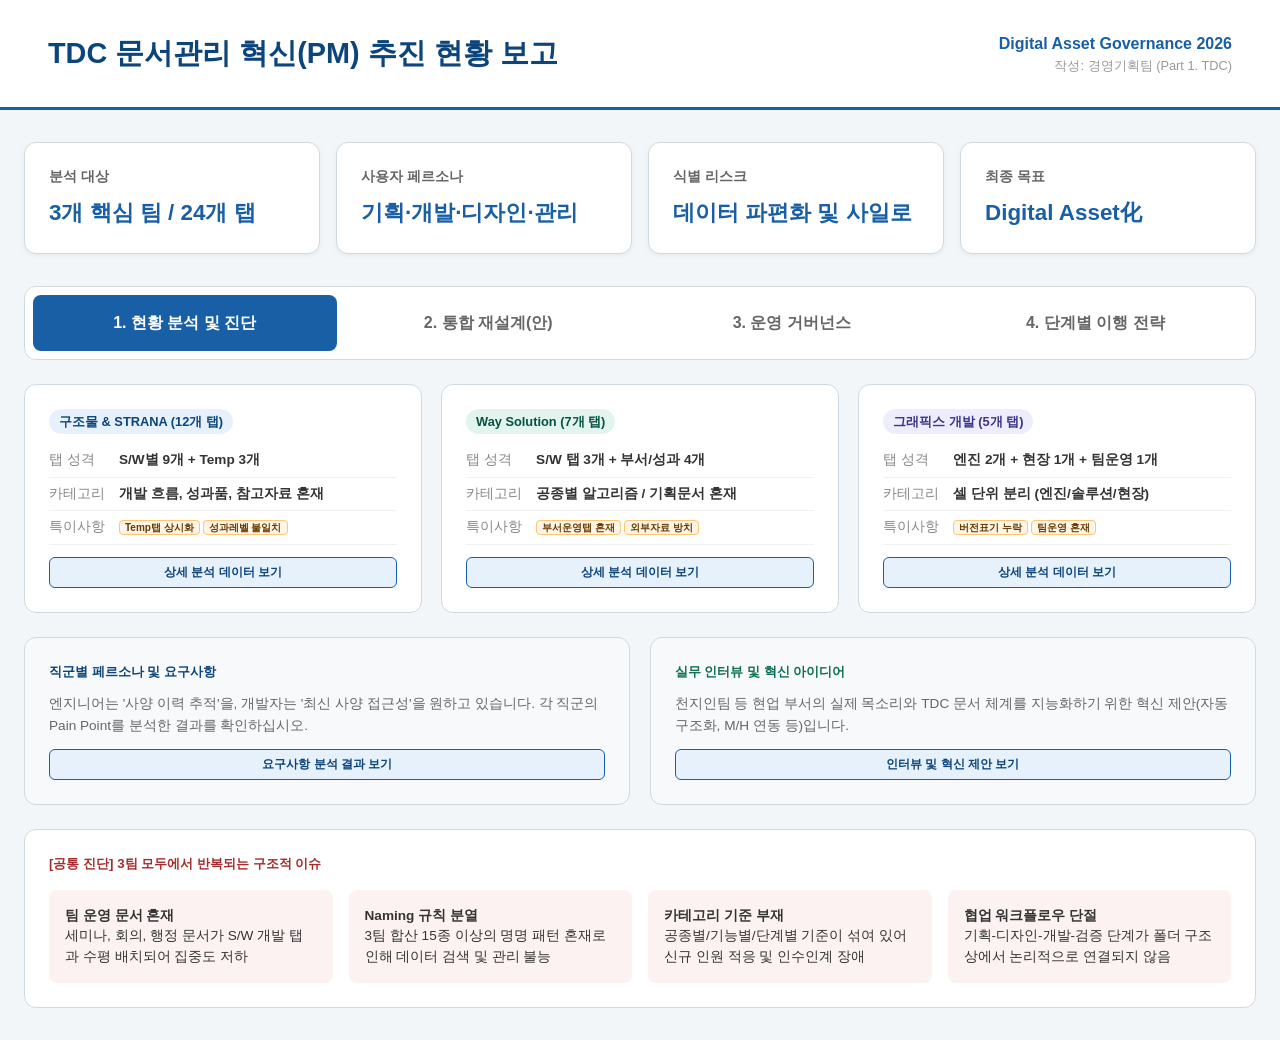
<file: TDC 문서 체계 현황분석_dashboard_20260317.html>
<!DOCTYPE html>
<html lang="ko">
<head>
    <meta charset="UTF-8">
    <meta name="viewport" content="width=device-width, initial-scale=1.0">
    <title>TDC 문서관리 혁신 추진 전략 | 통합 대시보드</title>
    <style>
        :root {
            --primary: #185FA5; --secondary: #0C447C; --accent: #E6F1FB;
            --success: #0F6E56; --warn: #854F0B; --danger: #A32D2D;
            --bg: #F3F6F9; --border: #D1D9E0; --card: #FFFFFF;
        }
        * { box-sizing: border-box; margin: 0; padding: 0; }
        body { font-family: 'Pretendard', -apple-system, sans-serif; background: var(--bg); color: #333; line-height: 1.5; }
        
        /* Layout Header */
        .header { background: #fff; padding: 2rem 3rem; border-bottom: 3px solid var(--primary); display: flex; justify-content: space-between; align-items: center; }
        .header h1 { font-size: 1.8rem; color: var(--secondary); font-weight: 800; }
        .container { max-width: 1400px; margin: 2rem auto; padding: 0 1.5rem; }
        
        /* Dashboard Summary */
        .summary-grid { display: grid; grid-template-columns: repeat(4, 1fr); gap: 1rem; margin-bottom: 2rem; }
        .s-card { background: #fff; padding: 1.5rem; border-radius: 12px; border: 1px solid var(--border); box-shadow: 0 2px 5px rgba(0,0,0,0.05); }
        .s-card h4 { font-size: 0.85rem; color: #666; margin-bottom: 0.5rem; }
        .s-card .val { font-size: 1.4rem; font-weight: 800; color: var(--primary); }

        /* Navigation */
        .tabs { display: flex; background: #fff; padding: 0.5rem; border-radius: 12px; margin-bottom: 1.5rem; border: 1px solid var(--border); }
        .tab { flex: 1; padding: 1rem; text-align: center; cursor: pointer; border-radius: 8px; font-weight: 700; color: #666; transition: 0.3s; }
        .tab.active { background: var(--primary); color: #fff; }

        .section { display: none; animation: fadeIn 0.4s ease; }
        .section.active { display: block; }
        @keyframes fadeIn { from { opacity: 0; } to { opacity: 1; } }

        /* Section 1: Detailed Analysis Grid */
        .analysis-grid { display: grid; grid-template-columns: repeat(3, 1fr); gap: 1.2rem; margin-bottom: 1.5rem; }
        .team-card { background: #fff; border: 1px solid var(--border); border-radius: 12px; padding: 1.5rem; position: relative; }
        .team-badge { display: inline-block; padding: 3px 10px; border-radius: 20px; font-size: 0.8rem; font-weight: 800; margin-bottom: 10px; }
        .b-stru { background: #E6F1FB; color: #0C447C; }
        .b-way { background: #E1F5EE; color: #085041; }
        .b-graph { background: #EEEDFE; color: #3C3489; }
        
        .attr-row { display: flex; font-size: 0.85rem; padding: 6px 0; border-bottom: 1px solid #f1f1f1; }
        .attr-label { width: 70px; color: #888; flex-shrink: 0; }
        .attr-val { font-weight: 600; color: #333; }
        .tag { font-size: 10px; padding: 1px 5px; border-radius: 4px; margin-right: 3px; font-weight: 700; border: 1px solid #ddd; }
        .t-warn { background: #FFF4E5; color: #663C00; border-color: #FAC775; }

        .btn-detail { background: var(--accent); color: var(--secondary); border: 1px solid var(--primary); padding: 6px 12px; border-radius: 6px; cursor: pointer; font-size: 0.75rem; font-weight: 700; transition: 0.2s; margin-top: 12px; width: 100%; text-align: center; }
        .btn-detail:hover { background: var(--primary); color: #fff; }

        /* Section 2: Integrated Collaboration */
        .sw-box { background: #fff; border: 2px solid var(--secondary); border-radius: 16px; overflow: hidden; }
        .sw-title { background: var(--secondary); color: #fff; padding: 1.2rem; text-align: center; font-weight: 800; font-size: 1.2rem; }
        .flow-grid { display: grid; grid-template-columns: repeat(5, 1fr); gap: 1px; background: #ddd; }
        .flow-cell { background: #fff; padding: 1.5rem; min-height: 350px; }
        .flow-cell h5 { color: var(--primary); font-size: 1rem; margin-bottom: 1rem; display: flex; align-items: center; gap: 5px; }
        .role-pill { font-size: 10px; padding: 2px 8px; border-radius: 10px; font-weight: 800; margin-bottom: 10px; display: inline-block; }
        .rp-eng { background: #E1F5EE; color: #085041; }
        .rp-dev { background: #EEEDFE; color: #3C3489; }
        .rp-adm { background: #FFF4E5; color: #663C00; }

        /* Governance & Roadmap */
        .gov-grid { display: grid; grid-template-columns: 1.2fr 1fr; gap: 1.5rem; }
        .gov-card { background: #fff; border-radius: 12px; padding: 1.5rem; border: 1px solid var(--border); }
        .rule-item { margin-bottom: 1.5rem; }
        .level-tag { font-size: 11px; padding: 2px 8px; border-radius: 4px; font-weight: 800; }
        .fixed { background: #FCEBEB; color: #A32D2D; }
        .flexible { background: #EAF3DE; color: #27500A; }
        .rm-grid { display: grid; grid-template-columns: repeat(3, 1fr); gap: 1.2rem; }
        .rm-card { background: #fff; border-radius: 12px; border: 1px solid var(--border); overflow: hidden; }
        .rm-head { padding: 1.2rem; border-bottom: 1px solid var(--border); }
        .rm-phase { font-size: 11px; font-weight: 800; color: var(--primary); }
        .rm-body { padding: 1.2rem; font-size: 0.9rem; }
        .rm-list { list-style: none; padding-left: 0; }
        .rm-list li { margin-bottom: 10px; padding-left: 15px; position: relative; }
        .rm-list li::before { content: '→'; position: absolute; left: 0; color: var(--primary); font-weight: bold; }

        /* Modal (Popup) System */
        .modal { display: none; position: fixed; z-index: 1000; left: 0; top: 0; width: 100%; height: 100%; background: rgba(0,0,0,0.6); overflow-y: auto; }
        .modal-content { background: #fff; margin: 5% auto; padding: 2.5rem; width: 85%; max-width: 1000px; border-radius: 15px; position: relative; animation: slideUp 0.3s ease; }
        @keyframes slideUp { from { transform: translateY(50px); opacity: 0; } to { transform: translateY(0); opacity: 1; } }
        .close { position: absolute; right: 25px; top: 20px; font-size: 30px; font-weight: bold; cursor: pointer; color: #aaa; }
        .close:hover { color: #333; }
        .modal-table { width: 100%; border-collapse: collapse; margin-top: 1.5rem; font-size: 0.9rem; }
        .modal-table th { background: #f8f9fa; padding: 12px; border: 1px solid var(--border); text-align: left; }
        .modal-table td { padding: 12px; border: 1px solid var(--border); vertical-align: top; }
        .modal-h3 { font-size: 1.25rem; color: var(--secondary); border-bottom: 2px solid var(--primary); padding-bottom: 10px; margin-bottom: 15px; }

    </style>
</head>
<body>

<div class="header">
    <h1>TDC 문서관리 혁신(PM) 추진 현황 보고</h1>
    <div style="text-align: right;">
        <p style="font-weight: 700; color: var(--primary);">Digital Asset Governance 2026</p>
        <p style="font-size: 0.8rem; color: #999;">작성: 경영기획팀 (Part 1. TDC)</p>
    </div>
</div>

<div class="container">
    
    <!-- Executive Summary Dashboard -->
    <div class="summary-grid">
        <div class="s-card"><h4>분석 대상</h4><div class="val">3개 핵심 팀 / 24개 탭</div></div>
        <div class="s-card"><h4>사용자 페르소나</h4><div class="val">기획·개발·디자인·관리</div></div>
        <div class="s-card"><h4>식별 리스크</h4><div class="val">데이터 파편화 및 사일로</div></div>
        <div class="s-card"><h4>최종 목표</h4><div class="val">Digital Asset化</div></div>
    </div>

    <!-- Navigation Tabs -->
    <div class="tabs">
        <div class="tab active" onclick="showSection(0)">1. 현황 분석 및 진단</div>
        <div class="tab" onclick="showSection(1)">2. 통합 재설계(안)</div>
        <div class="tab" onclick="showSection(2)">3. 운영 거버넌스</div>
        <div class="tab" onclick="showSection(3)">4. 단계별 이행 전략</div>
    </div>

    <!-- Section 1: Detailed Analysis & Diagnosis -->
    <div id="sect0" class="section active">
        <div class="analysis-grid">
            <!-- Team 1: 구조물&STRANA -->
            <div class="team-card">
                <span class="team-badge b-stru">구조물 & STRANA (12개 탭)</span>
                <div class="attr-row"><span class="attr-label">탭 성격</span><span class="attr-val">S/W별 9개 + Temp 3개</span></div>
                <div class="attr-row"><span class="attr-label">카테고리</span><span class="attr-val">개발 흐름, 성과품, 참고자료 혼재</span></div>
                <div class="attr-row"><span class="attr-label">특이사항</span><span class="attr-val"><span class="tag t-warn">Temp탭 상시화</span><span class="tag t-warn">성과레벨 불일치</span></span></div>
                <button class="btn-detail" onclick="openModal('modal-team1')">상세 분석 데이터 보기</button>
            </div>
            <!-- Team 2: Way Solution -->
            <div class="team-card">
                <span class="team-badge b-way">Way Solution (7개 탭)</span>
                <div class="attr-row"><span class="attr-label">탭 성격</span><span class="attr-val">S/W 탭 3개 + 부서/성과 4개</span></div>
                <div class="attr-row"><span class="attr-label">카테고리</span><span class="attr-val">공종별 알고리즘 / 기획문서 혼재</span></div>
                <div class="attr-row"><span class="attr-label">특이사항</span><span class="attr-val"><span class="tag t-warn">부서운영탭 혼재</span><span class="tag t-warn">외부자료 방치</span></span></div>
                <button class="btn-detail" onclick="openModal('modal-team2')">상세 분석 데이터 보기</button>
            </div>
            <!-- Team 3: 그래픽스 개발 -->
            <div class="team-card">
                <span class="team-badge b-graph">그래픽스 개발 (5개 탭)</span>
                <div class="attr-row"><span class="attr-label">탭 성격</span><span class="attr-val">엔진 2개 + 현장 1개 + 팀운영 1개</span></div>
                <div class="attr-row"><span class="attr-label">카테고리</span><span class="attr-val">셀 단위 분리 (엔진/솔루션/현장)</span></div>
                <div class="attr-row"><span class="attr-label">특이사항</span><span class="attr-val"><span class="tag t-warn">버전표기 누락</span><span class="tag t-warn">팀운영 혼재</span></span></div>
                <button class="btn-detail" onclick="openModal('modal-team3')">상세 분석 데이터 보기</button>
            </div>
        </div>

        <div style="display: grid; grid-template-columns: 1fr 1fr; gap: 1.2rem; margin-top: 1.5rem;">
            <div class="gov-card" style="background: #f8f9fa;">
                <h5 style="margin-bottom: 12px; font-weight: 800; color: var(--secondary);">직군별 페르소나 및 요구사항</h5>
                <p style="font-size: 0.85rem; color: #666; line-height: 1.6;">
                    엔지니어는 '사양 이력 추적'을, 개발자는 '최신 사양 접근성'을 원하고 있습니다. 각 직군의 Pain Point를 분석한 결과를 확인하십시오.
                </p>
                <button class="btn-detail" onclick="openModal('modal-persona')">요구사항 분석 결과 보기</button>
            </div>
            <div class="gov-card" style="background: #f8f9fa;">
                <h5 style="margin-bottom: 12px; font-weight: 800; color: var(--success);">실무 인터뷰 및 혁신 아이디어</h5>
                <p style="font-size: 0.85rem; color: #666; line-height: 1.6;">
                    천지인팀 등 현업 부서의 실제 목소리와 TDC 문서 체계를 지능화하기 위한 혁신 제안(자동 구조화, M/H 연동 등)입니다.
                </p>
                <button class="btn-detail" onclick="openModal('modal-idea')">인터뷰 및 혁신 제안 보기</button>
            </div>
        </div>

        <!-- Common Issues -->
        <div style="background: #fff; padding: 1.5rem; border-radius: 12px; border: 1px solid var(--border); margin-top: 1.5rem;">
            <h5 style="margin-bottom: 1rem; color: var(--danger); font-weight: 800;">[공통 진단] 3팀 모두에서 반복되는 구조적 이슈</h5>
            <div style="display: grid; grid-template-columns: repeat(4, 1fr); gap: 1rem; font-size: 0.85rem;">
                <div style="background:#fdf2f2; padding:1rem; border-radius:8px;"><strong>팀 운영 문서 혼재</strong><br>세미나, 회의, 행정 문서가 S/W 개발 탭과 수평 배치되어 집중도 저하</div>
                <div style="background:#fdf2f2; padding:1rem; border-radius:8px;"><strong>Naming 규칙 분열</strong><br>3팀 합산 15종 이상의 명명 패턴 혼재로 인해 데이터 검색 및 관리 불능</div>
                <div style="background:#fdf2f2; padding:1rem; border-radius:8px;"><strong>카테고리 기준 부재</strong><br>공종별/기능별/단계별 기준이 섞여 있어 신규 인원 적응 및 인수인계 장애</div>
                <div style="background:#fdf2f2; padding:1rem; border-radius:8px;"><strong>협업 워크플로우 단절</strong><br>기획-디자인-개발-검증 단계가 폴더 구조상에서 논리적으로 연결되지 않음</div>
            </div>
        </div>
    </div>

    <!-- Section 2: Integrated Collaboration Redesign -->
    <div id="sect1" class="section">
        <div class="sw-box">
            <div class="sw-title">LEVEL 1: [ERP 프로젝트 코드] S/W 솔루션 자산 컨테이너</div>
            <div class="flow-grid">
                <div class="flow-cell">
                    <h5>A. 기획 & 관리</h5>
                    <span class="role-pill rp-eng">엔지니어</span><span class="role-pill rp-adm">관리자</span>
                    <ul class="rm-list" style="font-size: 0.8rem; color: #666;">
                        <li>기능 정의서 [SPEC]</li>
                        <li>요구사항 목록 [REQ]</li>
                        <li>사업 추진 계획 [PLAN]</li>
                        <li>회의록 [MIN]</li>
                    </ul>
                </div>
                <div class="flow-cell" style="background:#f9f9f9;">
                    <h5>B. 설계 & 로직</h5>
                    <span class="role-pill rp-eng">엔지니어</span>
                    <ul class="rm-list" style="font-size: 0.8rem; color: #666;">
                        <li>알고리즘 상세 설계</li>
                        <li>계산 흐름도 & 입출력 정의</li>
                        <li>엔지니어링 표준 기준문서</li>
                    </ul>
                </div>
                <div class="flow-cell">
                    <h5>C. 디자인 자산</h5>
                    <span class="role-pill rp-dev">디자이너</span>
                    <ul class="rm-list" style="font-size: 0.8rem; color: #666;">
                        <li>Figma 원본/Deep Link</li>
                        <li>화면 설계서 [UI]</li>
                        <li>UI 컴포넌트 & 그래픽 에셋</li>
                    </ul>
                </div>
                <div class="flow-cell" style="background:#f9f9f9;">
                    <h5>D. 개발 & 구현</h5>
                    <span class="role-pill rp-dev">개발자</span>
                    <ul class="rm-list" style="font-size: 0.8rem; color: #666;">
                        <li>API 명세서 [API]</li>
                        <li>DB 설계서 & 아키텍처</li>
                        <li>기술 결정 기록 [ADR]</li>
                    </ul>
                </div>
                <div class="flow-cell">
                    <h5>E. 검증 & 운영</h5>
                    <span class="role-pill rp-eng">엔지니어</span><span class="role-pill rp-adm">관리자</span>
                    <ul class="rm-list" style="font-size: 0.8rem; color: #666;">
                        <li>정확도 검증 보고서</li>
                        <li>테스트 케이스 결과 [TEST]</li>
                        <li>릴리즈 노트 [REL]</li>
                        <li>사용자 매뉴얼 [GUIDE]</li>
                    </ul>
                </div>
            </div>
            <div style="background: var(--accent); padding: 1rem; text-align: center; font-weight: 700; border-top: 2px solid var(--secondary);">
                Z. 작업장 (WIP): 전 역할 실시간 협업 공간 → 승인 완료 시 A~E 공식 폴더 이동 (PC 문서 저장 ZERO 실현)
            </div>
        </div>
    </div>

    <!-- Section 3: Governance Policy -->
    <div id="sect2" class="section">
        <div class="gov-grid">
            <div class="gov-card">
                <h5 style="margin-bottom:1.2rem; font-weight: 800;">계층별 관리 원칙</h5>
                <div class="rule-item">
                    <h6><span class="level-tag fixed">LEVEL 1~2</span> 탭 & 카테고리 [고정]</h6>
                    <p style="font-size: 0.85rem; color: #666; margin-top: 6px;">전사 표준 SDLC(A~E, Z) 체계를 시스템 관리자가 강제로 배포합니다. 임의 삭제 및 명칭 변경이 불가하며 검색 효율성을 보장합니다.</p>
                </div>
                <div class="rule-item">
                    <h6><span class="level-tag flexible">LEVEL 3~</span> 서브 카테고리 [유연]</h6>
                    <p style="font-size: 0.85rem; color: #666; margin-top: 6px;">솔루션 특성(교량별, 공종별 등)에 따라 부서 자율로 하위 폴더를 구성할 수 있습니다. 단, 최상위 표준 원칙은 준수해야 합니다.</p>
                </div>
            </div>
            <div class="gov-card">
                <h5 style="margin-bottom:1.2rem; font-weight: 800;">Naming 규칙 (Activity 코드 별도 관리)</h5>
                <div style="background: var(--bg); padding: 1.2rem; border-radius: 8px; font-family: monospace; text-align: center; margin-bottom: 1rem; border: 1px dashed var(--primary);">
                    [유형태그] _ YYYY-MM-DD _ 파일명 _ v버전
                </div>
                <ul class="rm-list" style="font-size: 0.85rem; color: #666;">
                    <li><strong>Activity 코드:</strong> 파일 저장 시 시스템 팝업에서 선택 (파일명 제외로 가독성 확보)</li>
                    <li><strong>유형 태그:</strong> [SPEC], [UI], [API], [PLAN], [MIN], [REPORT] 등 공통 코드 사용</li>
                    <li><strong>버전 관리:</strong> 핵심 사양서 및 엔진 라이브러리는 v1.0 형식 표기 의무화</li>
                </ul>
            </div>
        </div>
    </div>

    <!-- Section 4: Roadmap -->
    <div id="sect3" class="section">
        <div class="rm-grid">
            <!-- Phase 1 -->
            <div class="rm-card">
                <div class="rm-head" style="background:#f8f9ff;">
                    <span class="rm-phase">Phase 1. 구조 정비 (1~2주)</span>
                    <h5 style="margin-top:5px; font-weight: 800;">탭 목적 분리 및 임시 탭 동결</h5>
                </div>
                <div class="rm-body">
                    <ul class="rm-list">
                        <li><strong>섹션 A/B 분리:</strong> 기술 자산과 팀 행정 문서의 물리적 분리 선언</li>
                        <li><strong>팀 운영 탭 이동:</strong> 세미나, 회의록 탭을 섹션 B로 일괄 이동</li>
                        <li><strong>임시 탭 등록 차단:</strong> 90/91/92번 탭 신규 등록 차단 및 이관 목록화</li>
                    </ul>
                </div>
            </div>
            <!-- Phase 2 -->
            <div class="rm-card">
                <div class="rm-head" style="background:#f8fff8;">
                    <span class="rm-phase">Phase 2. 표준 적용 (1~2개월)</span>
                    <h5 style="margin-top:5px; font-weight: 800;">S/W별 내부 정비 및 집중 이관</h5>
                </div>
                <div class="rm-body">
                    <ul class="rm-list">
                        <li><strong>표준 SDLC 폴더 생성:</strong> S/W 탭 내 A~E, Z 폴더 일괄 자동 생성</li>
                        <li><strong>핵심 프로젝트 이관:</strong> 10개 주력 솔루션 최신 데이터를 신규 체계로 이동</li>
                        <li><strong>Naming 리네이밍:</strong> 이관 대상 주요 문서에 표준 명명 규칙 적용</li>
                    </ul>
                </div>
            </div>
            <!-- Phase 3 -->
            <div class="rm-card">
                <div class="rm-head" style="background:#fffaf0;">
                    <span class="rm-phase">Phase 3. 고도화 (3~6개월)</span>
                    <h5 style="margin-top:5px; font-weight: 800;">전사 통합 운영 및 지능화</h5>
                </div>
                <div class="rm-body">
                    <ul class="rm-list">
                        <li><strong>참조 라이브러리 통합:</strong> 엔진(HmDraw 등) 문서 Single Source화</li>
                        <li><strong>Activity 연동:</strong> 인트라넷 코드 선택 UI 구현 및 M/H 자동 정합성 검증</li>
                        <li><strong>지속적 모니터링:</strong> PC 저장 Zero 실태 점검 및 기술 자산 활용 대시보드</li>
                    </ul>
                </div>
            </div>
        </div>
    </div>

</div>

<!-- MODALS (Data from File 2 integrated) -->
<!-- Team 1 Analysis Modal -->
<div id="modal-team1" class="modal">
    <div class="modal-content">
        <span class="close" onclick="closeModal('modal-team1')">&times;</span>
        <h3 class="modal-h3">구조물 & STRANA팀 상세 분석 및 진단</h3>
        <table class="modal-table">
            <tr><th width="20%">구성 현황</th><td>12개 탭 (9개 S/W 탭 + 3개 임시/아카이브 탭)</td></tr>
            <tr><th>주요 문제</th><td>S/W 개발 흐름(기획/설계/구현)과 최종 성과품(도면/수량)이 뒤섞여 히스토리 추적 불가</td></tr>
            <tr><th>특이사항</th><td>90/91/92번 'Temp' 탭에 500개 이상의 문서가 방치되어 있으며, 성과물 레벨이 부서마다 상이함</td></tr>
            <tr><th>이관 방향</th><td>'BridgePlanner' 등 개별 S/W 컨테이너를 표준화하고, 과거 현장 성과품은 공통 아카이브로 격리 이관</td></tr>
        </table>
    </div>
</div>

<!-- Team 2 Analysis Modal -->
<div id="modal-team2" class="modal">
    <div class="modal-content">
        <span class="close" onclick="closeModal('modal-team2')">&times;</span>
        <h3 class="modal-h3">Way Solution팀 상세 분석 및 진단</h3>
        <table class="modal-table">
            <tr><th width="20%">구성 현황</th><td>7개 탭 (S/W 탭 3개 + 부서/성과/임시 4개)</td></tr>
            <tr><th>주요 문제</th><td>공간정보 및 부서업무 탭이 메인 S/W 솔루션 제품군과 동일 선상에 위치하여 기술 자산 집중도 저하</td></tr>
            <tr><th>특이사항</th><td>99.외부자료 폴더가 단순 보관소로 전락하여 정기적인 업데이트 및 관리 체계가 부재함</td></tr>
            <tr><th>이관 방향</th><td>팀 운영 행정 문서를 섹션 B로 완벽 분리하고, 공종별 기획 문서를 표준 B카테고리로 통합 설계</td></tr>
        </table>
    </div>
</div>

<!-- Team 3 Analysis Modal -->
<div id="modal-team3" class="modal">
    <div class="modal-content">
        <span class="close" onclick="closeModal('modal-team3')">&times;</span>
        <h3 class="modal-h3">그래픽스 개발팀 상세 분석 및 진단</h3>
        <table class="modal-table">
            <tr><th width="20%">구성 현황</th><td>5개 탭 (엔진 2개 + 현장성과 1개 + 기능개발 1개 + 팀운영 1개)</td></tr>
            <tr><th>주요 문제</th><td>엔진 및 기능 개발 과정에서 버전 표기(v1.0 등)가 누락되어 최신본 확인 및 협업 시 혼선 발생</td></tr>
            <tr><th>특이사항</th><td>셀 단위로 폴더가 분리되어 있으나 셀 간 공통 기술(HmEG 등)에 대한 참조 경로가 단절되어 있음</td></tr>
            <tr><th>이관 방향</th><td>엔진 버전 관리 가이드라인을 강제 적용하고, 전사 공통 참조 라이브러리 탭을 통해 기술 공유화 추진</td></tr>
        </table>
    </div>
</div>

<!-- Persona Analysis Modal -->
<div id="modal-persona" class="modal">
    <div class="modal-content">
        <span class="close" onclick="closeModal('modal-persona')">&times;</span>
        <h3 class="modal-h3">사용자 페르소나별 요구사항 및 진단</h3>
        <table class="modal-table">
            <thead>
                <tr><th width="20%">직군</th><th>개발 단계(SDLC) 요구사항</th><th>완료 후 관리 단계 요구사항</th></tr>
            </thead>
            <tbody>
                <tr>
                    <td style="font-weight: 700;">엔지니어 (기획)</td>
                    <td>사양 문서 버전 관리, 유사 사례 검색, 사양 변경 이력 추적</td>
                    <td>현장 적용 성과 축적, 피드백 수집, 차기 버전 기능 도출</td>
                </tr>
                <tr>
                    <td style="font-weight: 700;">개발자 / 디자인</td>
                    <td>최신 사양서 상시 접근, 엔진 API 레퍼런스 가시성, 이전 구현 이력</td>
                    <td>운영 환경 설정 최신화, 장애 대응 절차 체계화, 백로그 문서화</td>
                </tr>
                <tr>
                    <td style="font-weight: 700;">부서 관리자</td>
                    <td>전체 S/W 진도 점검, 협업 단계별 문서 접근성, 병목 지점 파악</td>
                    <td>S/W 성과 지표 점검, 유지보수 비용/이슈 통합, 납품 이력 관리</td>
                </tr>
            </tbody>
        </table>
    </div>
</div>

<!-- Interview & Innovation Modal -->
<div id="modal-idea" class="modal">
    <div class="modal-content">
        <span class="close" onclick="closeModal('modal-idea')">&times;</span>
        <h3 class="modal-h3">실무 인터뷰 및 시스템 혁신 제안 (Idea)</h3>
        <div style="margin-bottom: 20px;">
            <p style="font-weight: 800; color: var(--primary); margin-bottom: 8px;">[미니 인터뷰] 천지인팀 현장 목소리</p>
            <div style="background: #f8f9fa; padding: 15px; border-radius: 8px; font-size: 0.9rem; line-height: 1.6;">
                "구글 드라이브와 PM의 이중 관리 체계로 인한 피로도가 매우 높습니다. PM에서 <strong>실시간 문서 편집</strong>과 
                <strong>고정 주소 링크(Deep Link)</strong> 기능이 지원된다면 PM 단일 체계로 완전 전환이 가능할 것으로 보입니다."
            </div>
        </div>
        <div style="display: grid; grid-template-columns: 1fr 1fr; gap: 15px;">
            <div style="border: 1px solid var(--border); padding: 15px; border-radius: 8px;">
                <p style="font-weight: 700; margin-bottom: 10px;">협업 지능화 제안</p>
                <ul class="rm-list" style="font-size: 0.85rem; color: #666;">
                    <li>파일명 입력 시 자동 개조식 및 구조화 UI 제공</li>
                    <li>직군별 목표 도달 최단 경로 메뉴(Shortcut) 렌더링</li>
                    <li>사용자 요구에 따른 스마트 정렬/필터링 기능</li>
                </ul>
            </div>
            <div style="border: 1px solid var(--border); padding: 15px; border-radius: 8px;">
                <p style="font-weight: 700; margin-bottom: 10px;">관리 효율화 제안</p>
                <ul class="rm-list" style="font-size: 0.85rem; color: #666;">
                    <li>Activity 코드를 통한 M/H 및 실적 자동 정합성 체크</li>
                    <li>섹션 분류를 통한 기술 자산과 행정 문서의 논리적 격리</li>
                    <li>폴더별 주 담당자(Owner) 지정을 통한 책임 관리제</li>
                </ul>
            </div>
        </div>
    </div>
</div>

<script>
    // Tab switching logic
    function showSection(idx) {
        document.querySelectorAll('.section').forEach((s, i) => {
            s.classList.toggle('active', i === idx);
        });
        document.querySelectorAll('.tab').forEach((t, i) => {
            t.classList.toggle('active', i === idx);
        });
    }

    // Modal logic
    function openModal(id) {
        document.getElementById(id).style.display = "block";
        document.body.style.overflow = "hidden"; // Prevent background scroll
    }

    function closeModal(id) {
        document.getElementById(id).style.display = "none";
        document.body.style.overflow = "auto";
    }

    // Close modal when clicking outside
    window.onclick = function(event) {
        if (event.target.className === 'modal') {
            event.target.style.display = "none";
            document.body.style.overflow = "auto";
        }
    }
</script>

</body>
</html>
</file>
